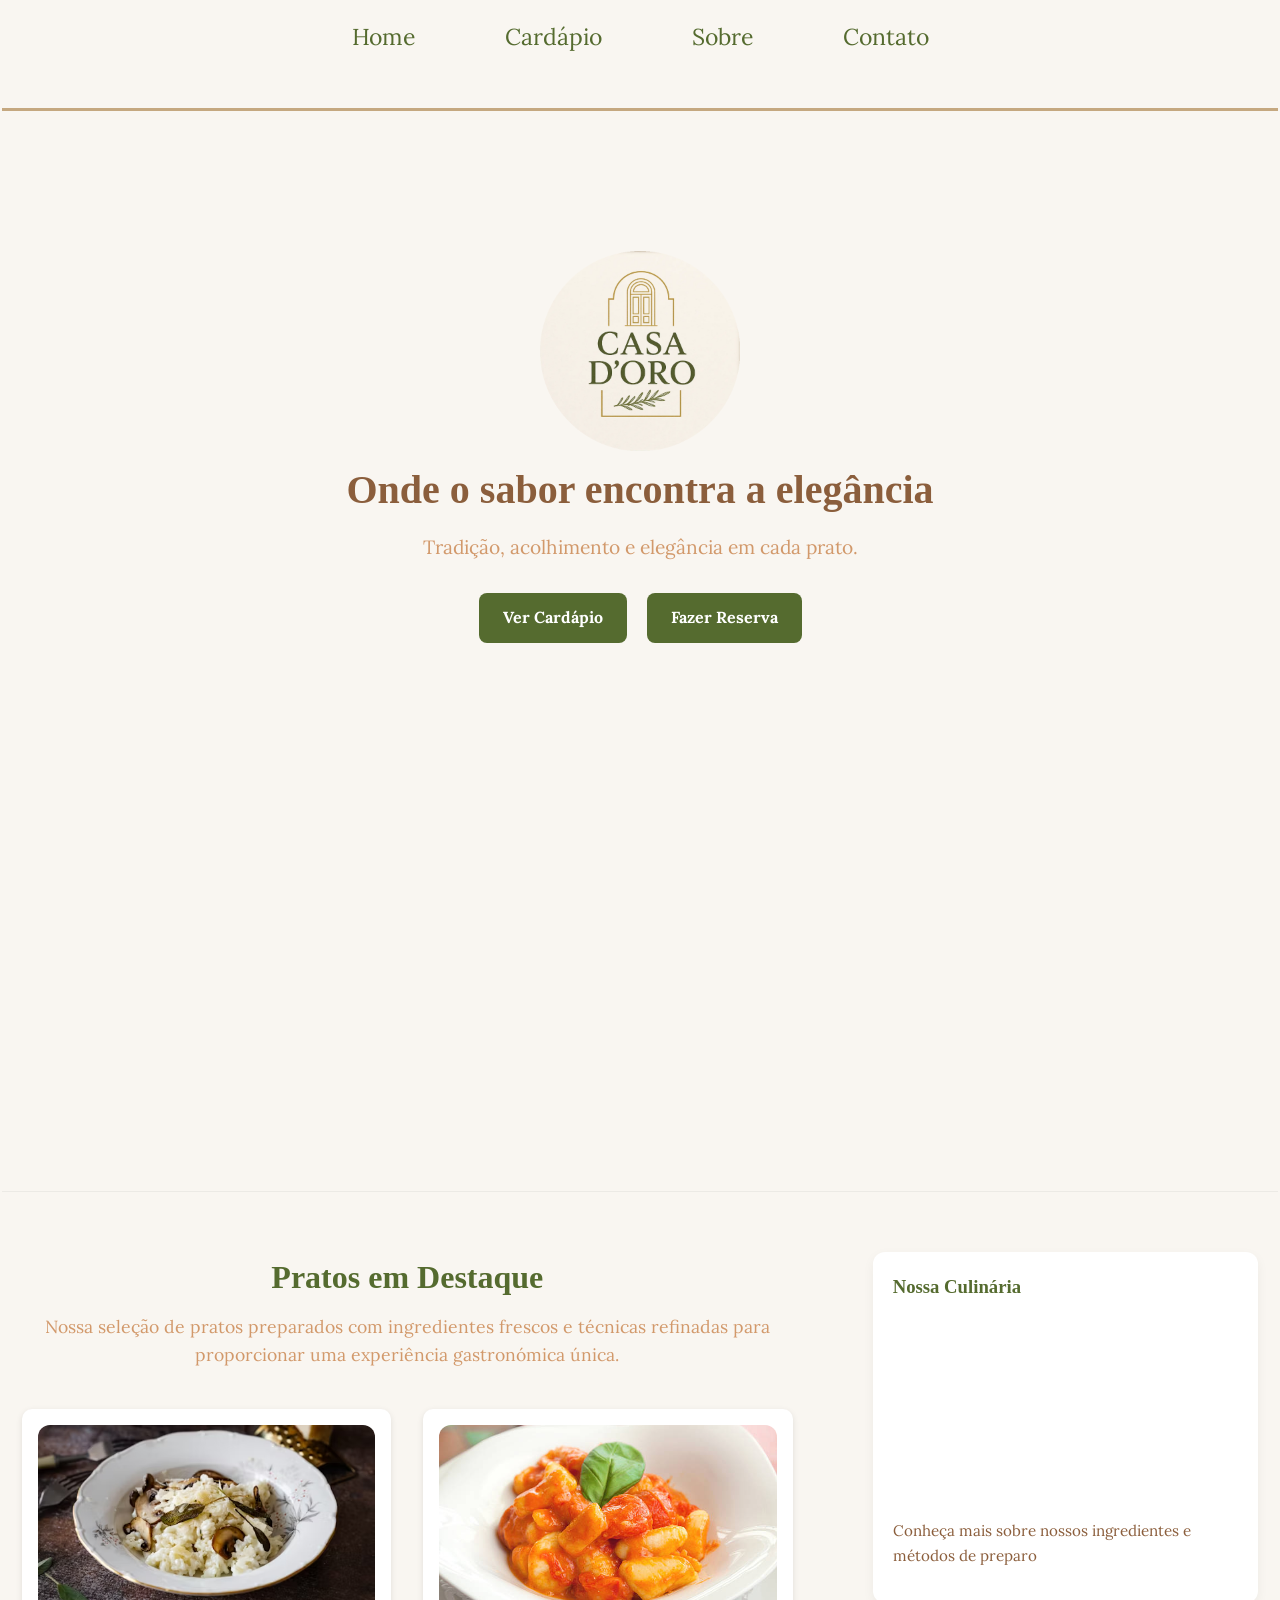
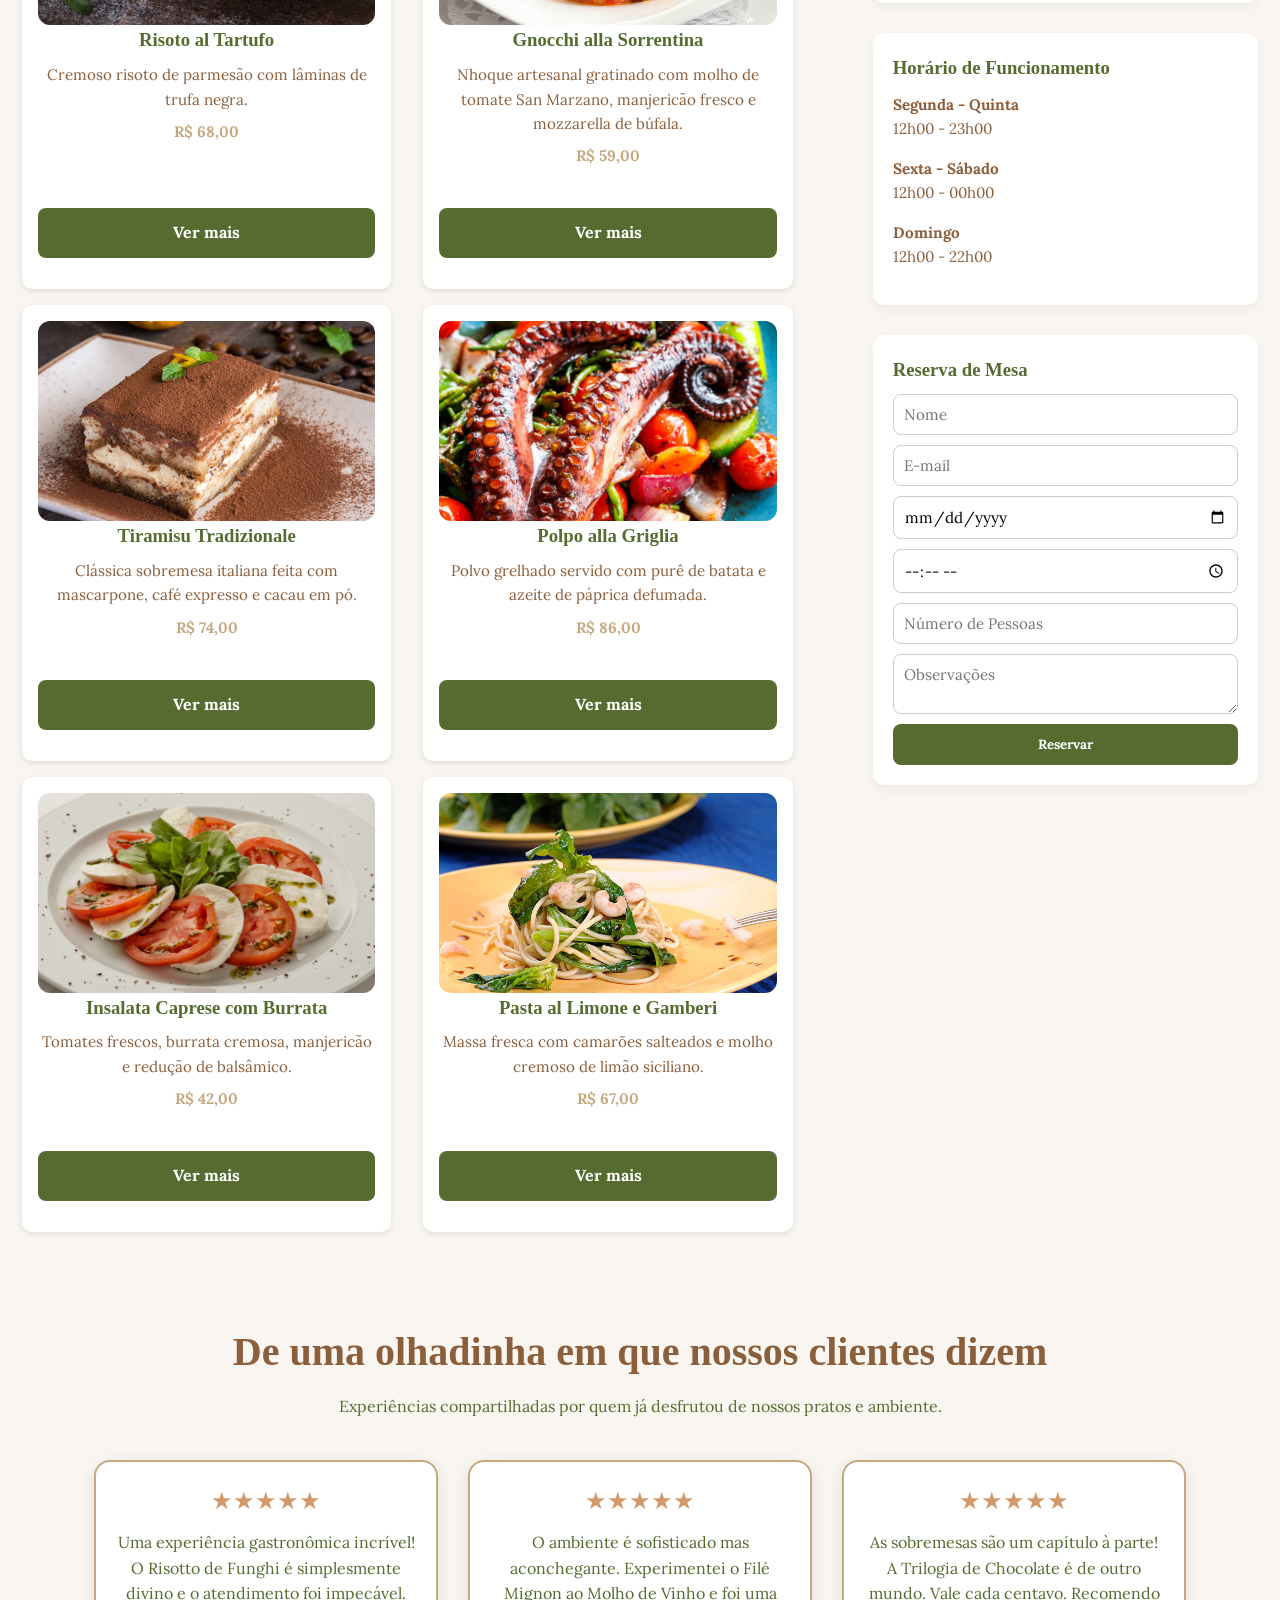
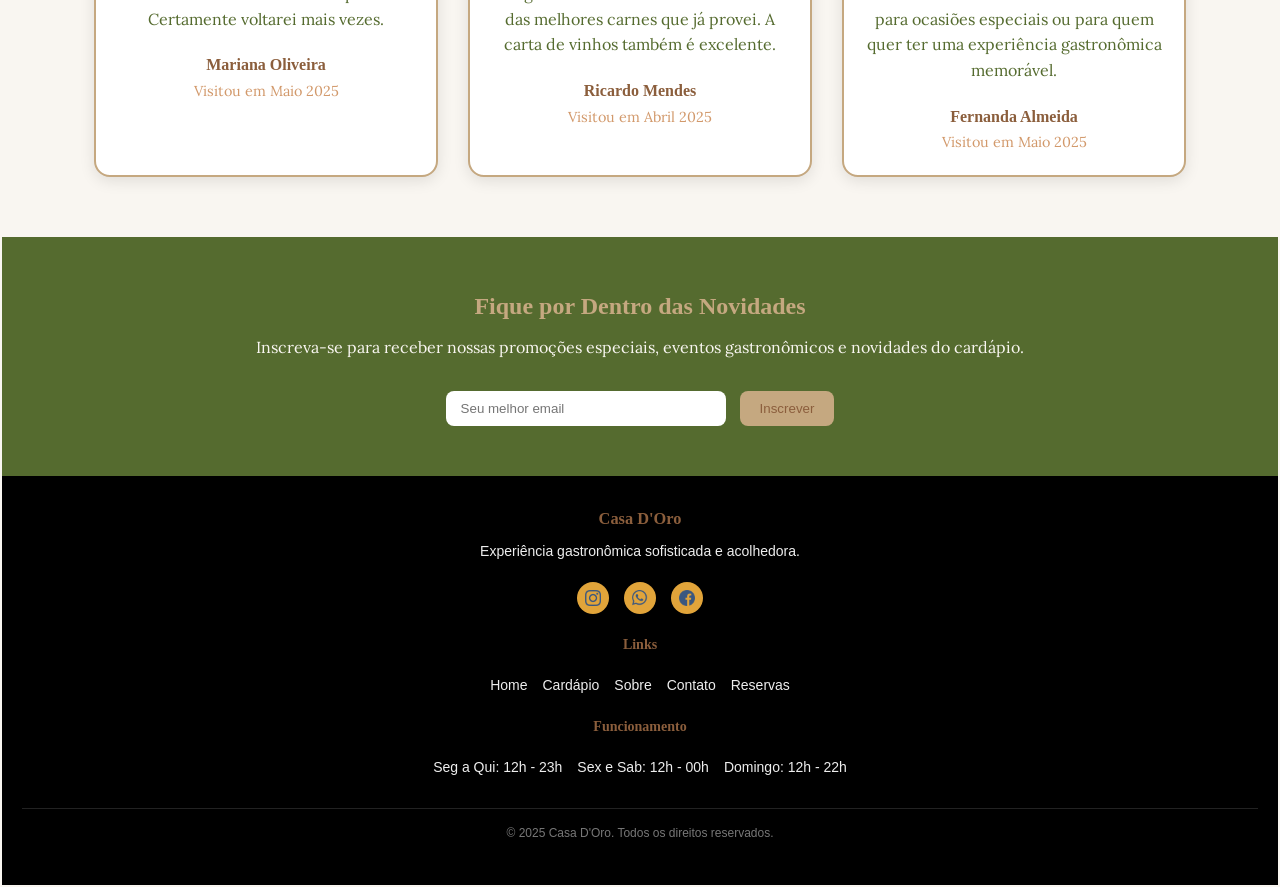
<file: site/01-index.html>
<!DOCTYPE html>
<html lang="pt-br">

<head>
    <meta charset="UTF-8" />
    <meta name="viewport" content="width=device-width, initial-scale=1.0" />
    <title>Casa D’Oro – Gastronomia Italiana & Mediterrânea</title>
    <link rel="icon" href="imgs/logo_redonda.png" type="image/png" />
    <link rel="stylesheet" href="css/style.css" />
    <link rel="preconnect" href="https://fonts.googleapis.com">
    <link rel="preconnect" href="https://fonts.gstatic.com" crossorigin>
    <link href="https://fonts.googleapis.com/css2?family=Playfair+Display+SC:ital,wght@0,400;0,700;0,900;1,400;1,700;1,900&display=swap" rel="stylesheet">
    <link href="https://fonts.googleapis.com/css2?family=Cinzel:wght@400..900&family=Lora:ital,wght@0,400..700;1,400..700&family=Playfair+Display+SC:ital,wght@0,400;0,700;0,900;1,400;1,700;1,900&display=swap" rel="stylesheet">
    <style>
        html {
        scroll-behavior: smooth;
        }
    </style>
</head>
    
    <div class="container">

        <div class="top-bar">
        <nav class="menu">
            <ul>
                <li><a href="01-index.html">Home</a></li>
                <li><a href="cardapio.html">Cardápio</a></li>
                <li><a href="sobre.html">Sobre</a></li>
                <li><a href="contato.html">Contato</a></li>
            </ul>
        </nav>
        </div>

        <header class="hero-section">
            <div class="logo">
                <a href="index.html">
                    <img src="imgs/logo_redonda.png" alt="Logo Casa D'Oro">
                </a>
            </div>

            <h1 class="titulo-principal">Onde o sabor encontra a elegância</h1>
            <p class="subtitulo-principal">Tradição, acolhimento e elegância em cada prato.</p>

            <div class="botoes-header">
                <a href="cardapio.html" class="botao">Ver Cardápio</a>
                <a href="#reserva" class="botao secundario">Fazer Reserva</a>
            </div>
        </header>

        <body>

        <section class="pratos-destaque">

            <div class="layout">
                <div class="coluna-esquerda">
                    <h2>Pratos em Destaque</h2>
                    <p class="descricao">Nossa seleção de pratos preparados com ingredientes frescos e técnicas refinadas para
                                        proporcionar uma experiência gastronómica única.</p>
                    <div class="grid-pratos">

                        <div class="prato">
                            <img src="imgs/img_pratos/Risoto al Tartufo.avif" alt="Risotto al Tartufo">
                            <h3>Risoto al Tartufo</h3>
                            <p>Cremoso risoto de parmesão com lâminas de trufa negra.</p>
                            <p class="preco">R$ 68,00</p>
                            <a href="detalhes-prato/detalhes_risoto.html" class="botao">Ver mais</a>
                        </div>

                        <div class="prato">
                            <img src="imgs/img_pratos/Gnocchi alla Sorrentina.jpg" alt="Gnocchi alla Sorrentina">
                            <h3>Gnocchi alla Sorrentina</h3>
                            <p>Nhoque artesanal gratinado com molho de tomate San Marzano, manjericão fresco e
                                mozzarella de búfala.</p>
                            <p class="preco">R$ 59,00</p>
                            <a href="detalhes-prato/dtl_GnocchiallaSorrentina.html" class="botao">Ver mais</a>
                        </div>

                        <div class="prato">
                            <img src="imgs/img_pratos/Tiramisu Tradizionale.jpg" alt="Tiramisu Tradizionale">
                            <h3>Tiramisu Tradizionale</h3>
                            <p>Clássica sobremesa italiana feita com mascarpone, café expresso e cacau em pó.</p>
                            <p class="preco">R$ 74,00</p>
                            <a href="detalhes-prato/dtl_TiramisuTradizionale.html" class="botao">Ver mais</a>
                        </div>

                        <div class="prato">
                            <img src="imgs/img_pratos/Polvo.jpg" alt="Polpo alla Griglia">
                            <h3>Polpo alla Griglia</h3>
                            <p>Polvo grelhado servido com purê de batata e azeite de páprica defumada.</p>
                            <p class="preco">R$ 86,00</p>
                            <a href="detalhes-prato/dtl_PolpoallaGriglia.html" class="botao">Ver mais</a>
                        </div>

                        <div class="prato">
                            <img src="imgs/img_pratos/Insalata Caprese com Burrata.jpg" alt="Insalata Caprese com Burrata">
                            <h3>Insalata Caprese com Burrata</h3>
                            <p>Tomates frescos, burrata cremosa, manjericão e redução de balsâmico.</p>
                            <p class="preco">R$ 42,00</p>
                            <a href="detalhes-prato/dtl_InsalataCapresecomBurrata.html" class="botao">Ver mais</a>
                        </div>

                        <div class="prato">
                            <img src="imgs/img_pratos/Pasta al Limone e Gamberi.jpg" alt="Pasta al Limone e Gamberi">
                            <h3>Pasta al Limone e Gamberi</h3>
                            <p>Massa fresca com camarões salteados e molho cremoso de limão siciliano.</p>
                            <p class="preco">R$ 67,00</p>
                            <a href="detalhes-prato/dtl_PastaAlLimoneEGamberi.html" class="botao">Ver mais</a>
                        </div>

                    </div>
                </div>

                <div class="coluna-direita">

                    <div class="box">
                        <h3>Nossa Culinária </h3>
                        <iframe width="100%" height="200" src="https://youtube.com/embed/MXX9pxB4SOY" frameborder="0" allowfullscreen></iframe>
                        <p>Conheça mais sobre nossos ingredientes e métodos de preparo </p>
                    </div>

                    <div class="box">
                        <h3>Horário de Funcionamento</h3>
                        <p><strong>Segunda - Quinta</strong><br>12h00 - 23h00</p>
                        <p><strong>Sexta - Sábado</strong><br>12h00 - 00h00</p>
                        <p><strong>Domingo</strong><br>12h00 - 22h00</p>
                    </div>

                    <div class="box" id="reserva">
                    <h3>Reserva de Mesa</h3>
                    <form>
                        <input type="text" placeholder="Nome" required>
                        <input type="email" placeholder="E-mail" required>
                        <input type="date" required>
                        <input type="time" required>
                        <input type="number" placeholder="Número de Pessoas" min="1" required>
                        <textarea placeholder="Observações"></textarea>
                        <button type="submit">Reservar</button>
                
                    </form>
                </div>
                </div>
            </div>
        </section>
        <section class="depoimentos">
            <h2>De uma olhadinha em que nossos clientes dizem</h2>
            <p>Experiências compartilhadas por quem já desfrutou de nossos pratos e ambiente.</p>

            <div class ="cards-dp">
                <div class="card-dp">
                    <p class="estrelas">★★★★★</p>
                    <p class="texto">Uma experiência gastronômica incrível! O Risotto de Funghi é simplesmente divino e o atendimento foi impecável. Certamente voltarei mais vezes.</p>
                    <div class="cliente">
                        <div>
                            <strong>Mariana Oliveira</strong><br>
                            <span>Visitou em Maio 2025</span>
                        </div>
                    </div>
                </div>

                <div class="card-depoimento">
                    <p class="estrelas">★★★★★</p>
                    <p class="texto">O ambiente é sofisticado mas aconchegante. Experimentei o Filé Mignon ao Molho de Vinho e foi uma das melhores carnes que já provei. A carta de vinhos também é excelente.</p>
                    <div class="cliente">
                    <div>
                        <strong>Ricardo Mendes</strong><br>
                        <span>Visitou em Abril 2025</span>
                    </div>
                    </div>
                </div>

                <div class="card-depoimento">
                    <p class="estrelas">★★★★★</p>
                    <p class="texto">As sobremesas são um capítulo à parte! A Trilogia de Chocolate é de outro mundo. Vale cada centavo. Recomendo para ocasiões especiais ou para quem quer ter uma experiência gastronômica memorável.</p>
                    <div class="cliente">
                    <div>
                        <strong>Fernanda Almeida</strong><br>
                        <span>Visitou em Maio 2025</span>
                    </div>
                    </div>
                </div>
                
            </div>
        </section>

        <section class="newsletter">
            <h2>Fique por Dentro das Novidades</h2>
            <p>Inscreva-se para receber nossas promoções especiais, eventos gastronômicos e novidades do cardápio.</p>
            <form class="form-newsletter">
                <input type="email" placeholder="Seu melhor email" required>
                <button type="submit">Inscrever</button>
            </form>
        </section> 

        <footer class="footer">
            <div class="container-footer">
                <div class="col">
                    <h3>Casa D'Oro</h3>
                    <p>Experiência gastronômica sofisticada e acolhedora.</p>
                    <div class="social-icons">
                        <a href="#"><img src="imgs/icons/instagram.png" alt="Instagram"></a>
                        <a href="#"><img src="imgs/icons/whatsapp.png" alt="Whatsapp"></a>
                        <a href="#"><img src="imgs/icons/facebook.png" alt="Facebook"></a>
                    </div>
                </div>
        
                <div class="col">
                    <h4>Links</h4>
                    <ul>
                        <li><a href="#">Home</a></li>
                        <li><a href="#">Cardápio</a></li>
                        <li><a href="#">Sobre</a></li>
                        <li><a href="#">Contato</a></li>
                        <li><a href="#">Reservas</a></li>
                    </ul>
                </div>
        
                <div class="col">
                    <h4>Funcionamento</h4>
                    <ul>
                        <li>Seg a Qui: 12h - 23h</li>
                        <li>Sex e Sab: 12h - 00h</li>
                        <li>Domingo: 12h - 22h</li>
                    </ul>
                </div>
            </div>
        
            <div class="copyright">
                <p>© 2025 Casa D'Oro. Todos os direitos reservados.</p>
            </div>
        </footer>
        

</body>

</html>
</file>
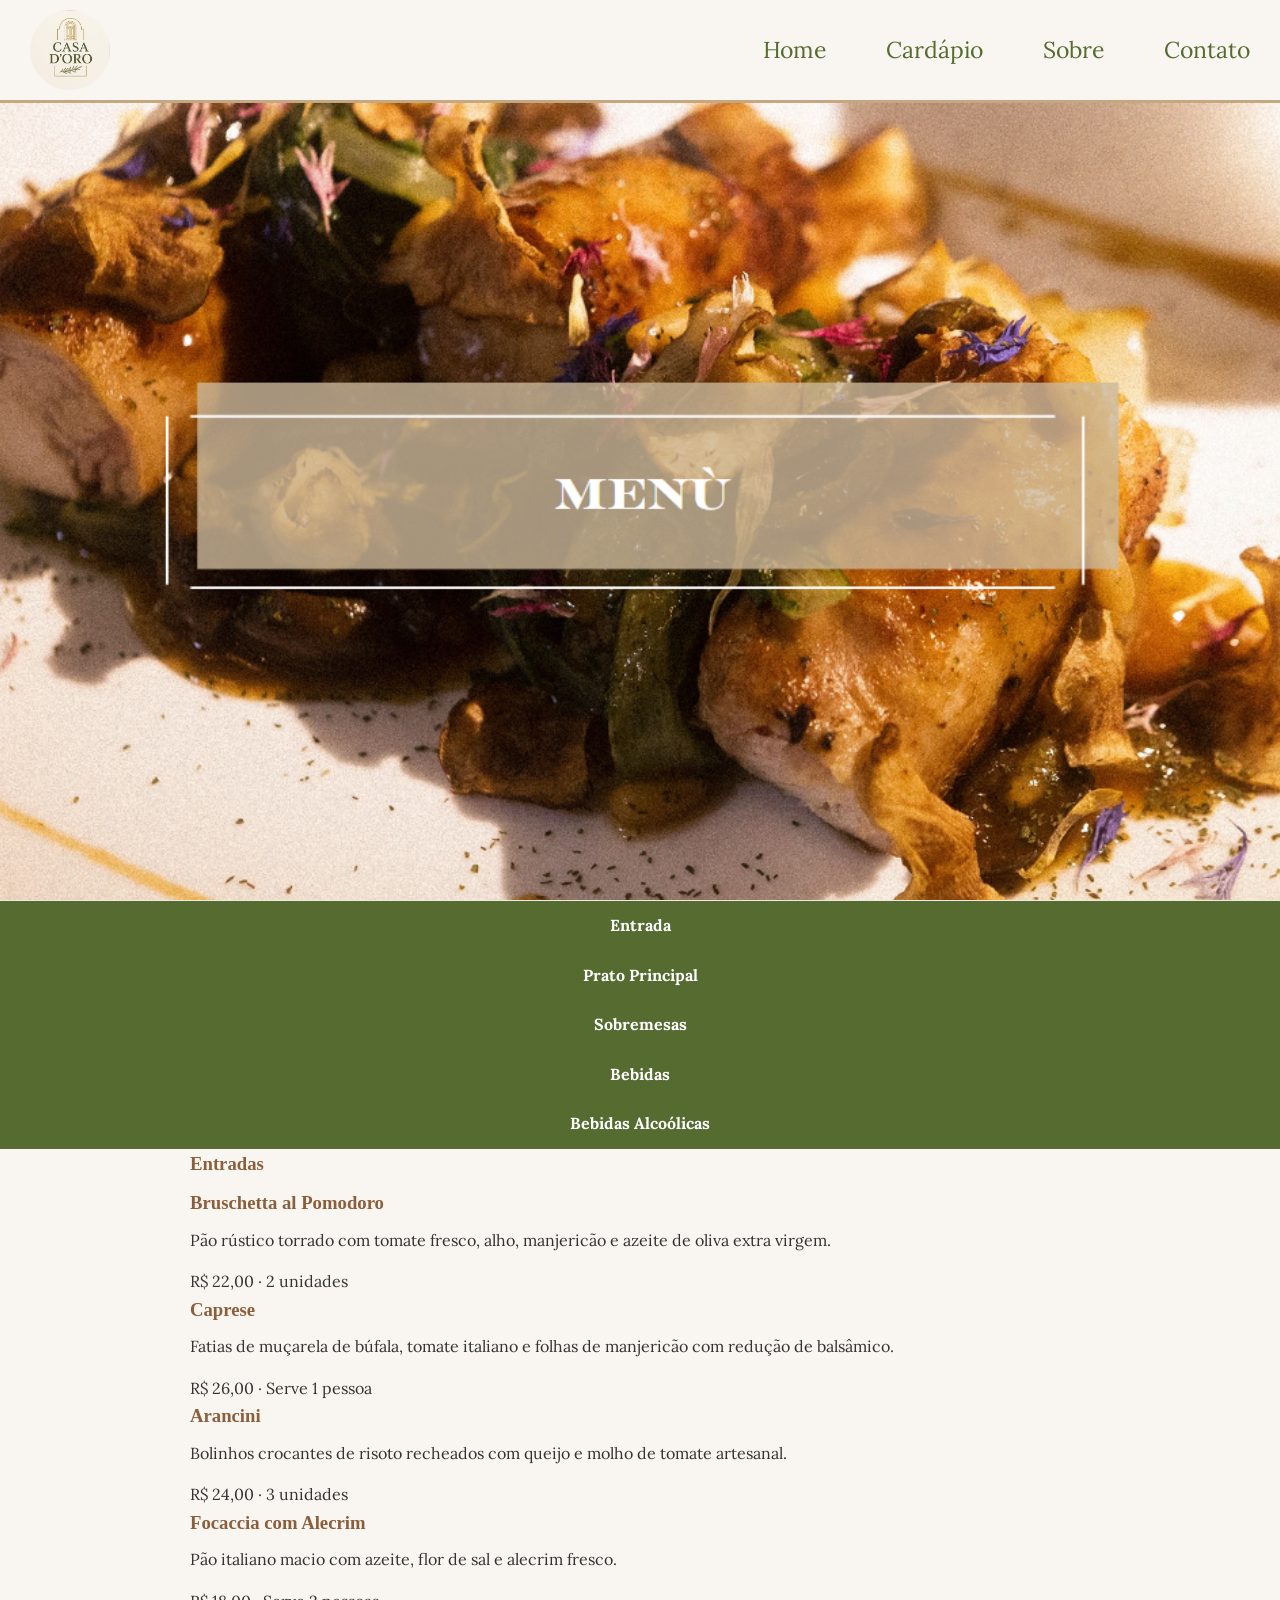
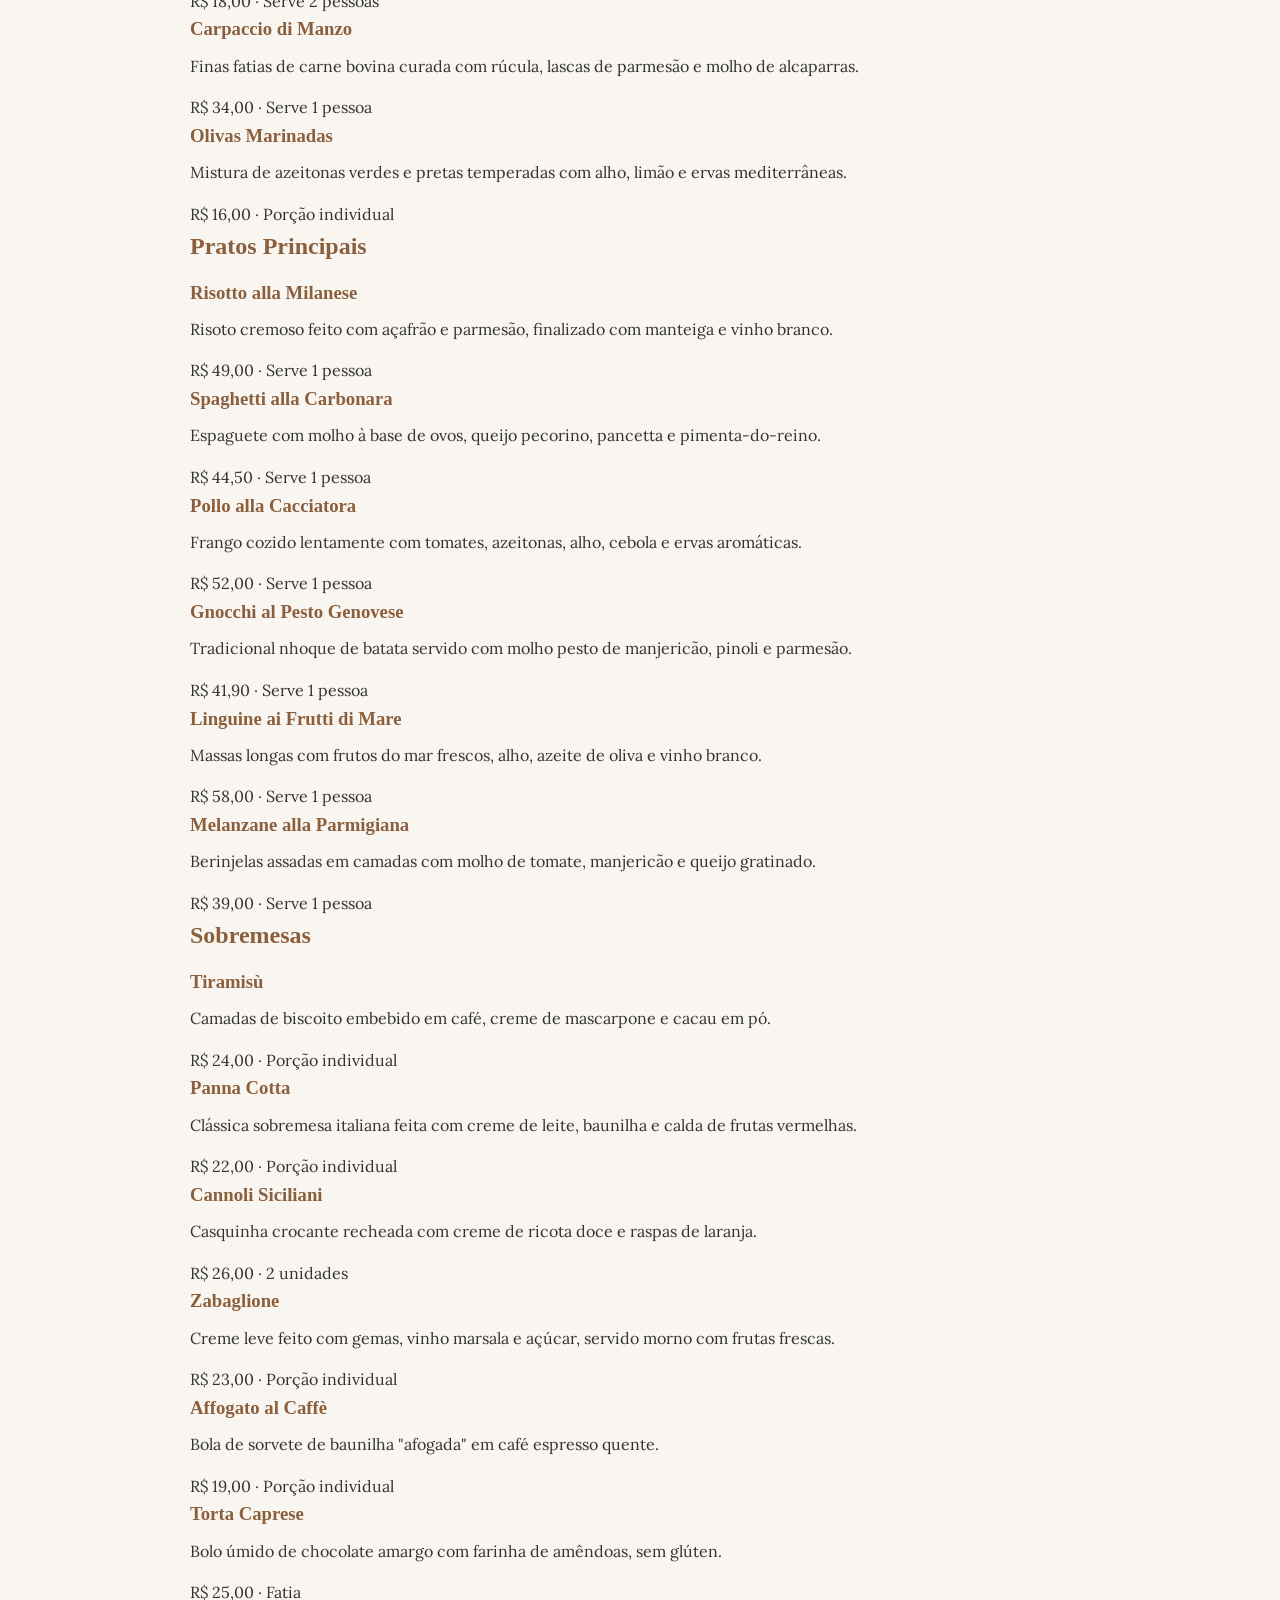
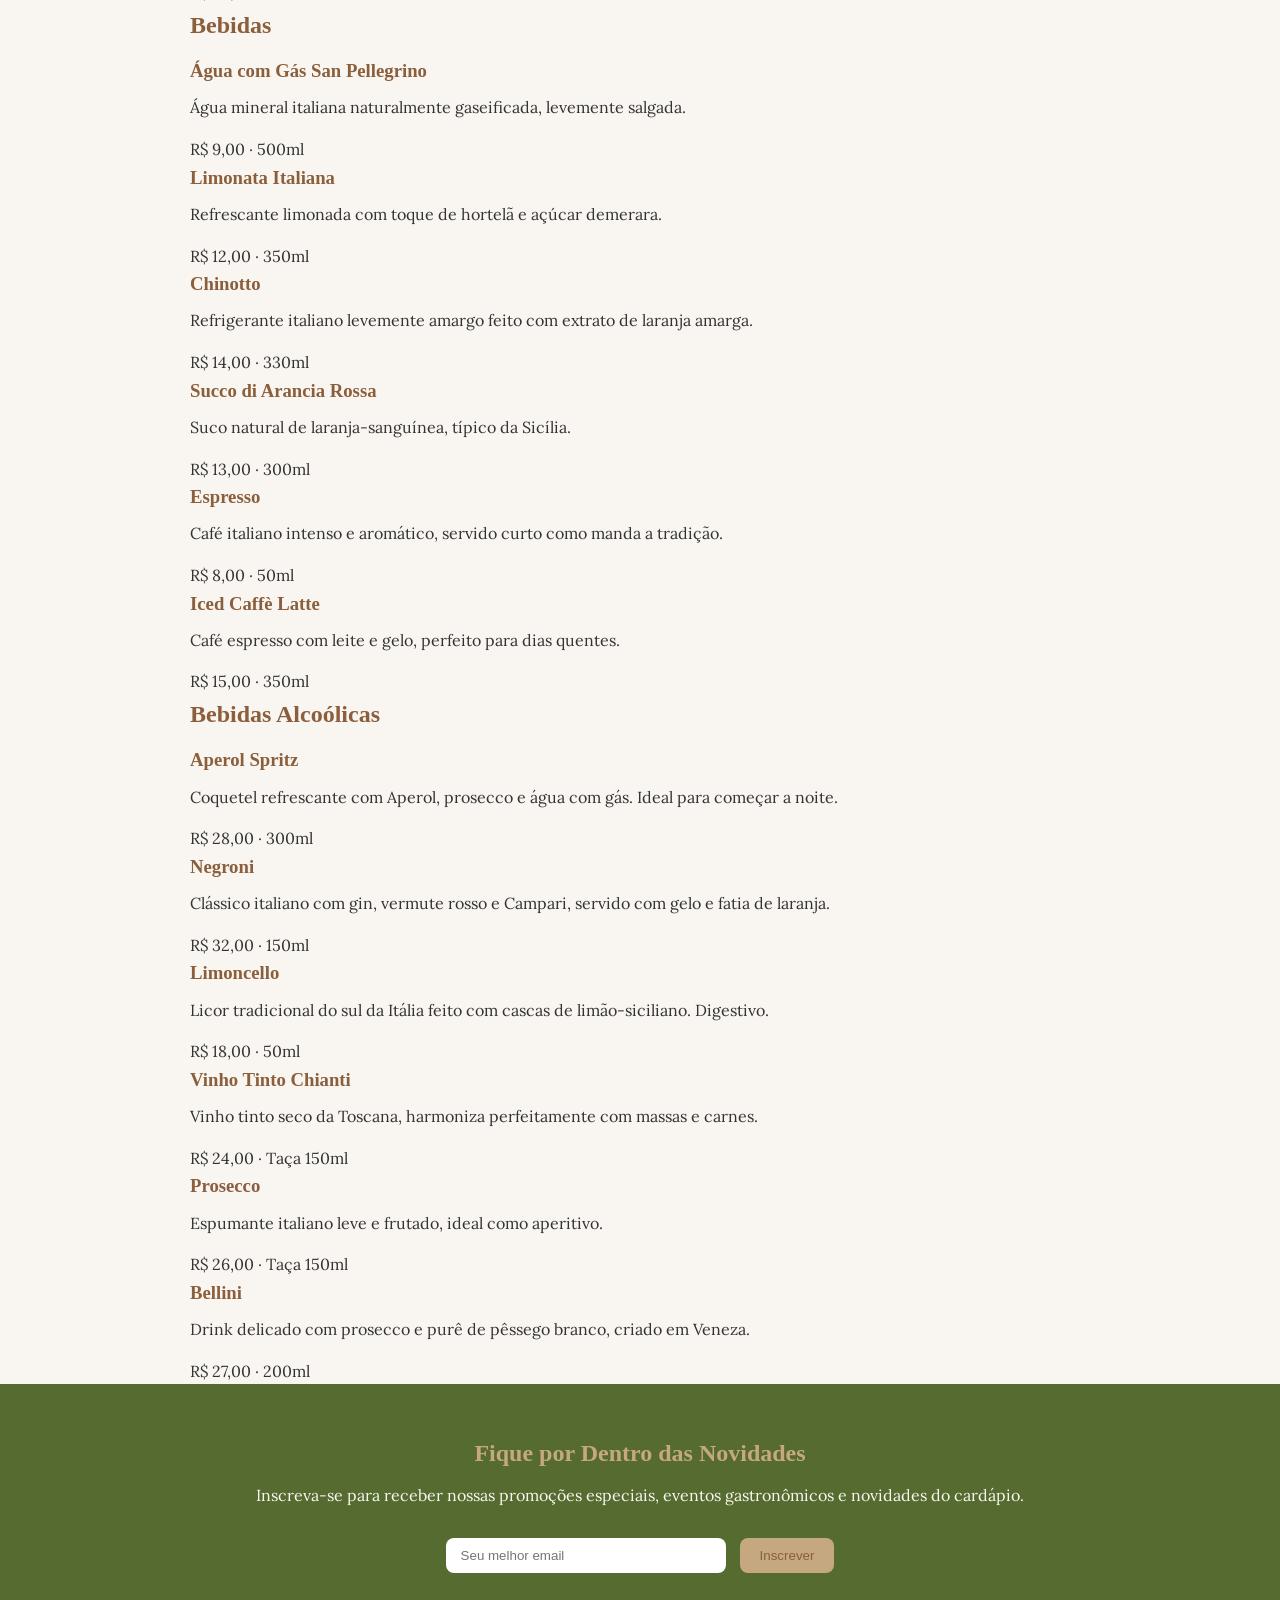
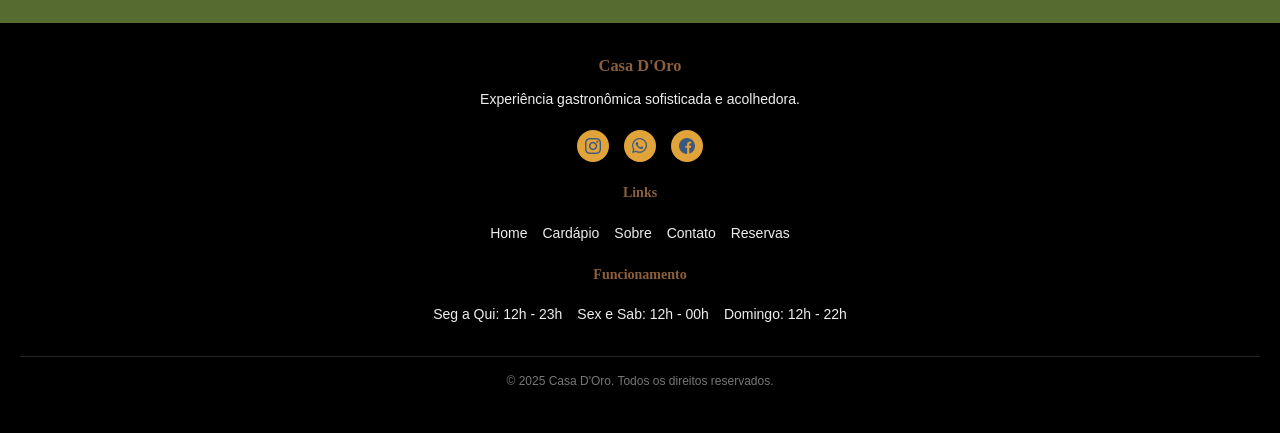
<file: site/cardapio.html>
<!DOCTYPE html>
<html lang="pt-br">
  <head>
    <meta charset="UTF-8" />
    <meta name="viewport" content="width=device-width, initial-scale=1.0" />
    <title>Menu Casa D’Oro – Gastronomia Italiana & Mediterrânea</title>
    <link rel="icon" href="imgs/logo_redonda.png" type="img/png" />
    <link rel="stylesheet" href="css/cardapio.css" />
    <link rel="preconnect" href="https://fonts.googleapis.com" />
    <link rel="preconnect" href="https://fonts.gstatic.com" crossorigin />
    <link
      href="https://fonts.googleapis.com/css2?family=Playfair+Display+SC:ital,wght@0,400;0,700;0,900;1,400;1,700;1,900&display=swap"
      rel="stylesheet"
    />
    <link
      href="https://fonts.googleapis.com/css2?family=Cinzel:wght@400..900&family=Lora:ital,wght@0,400..700;1,400..700&family=Playfair+Display+SC:ital,wght@0,400;0,700;0,900;1,400;1,700;1,900&display=swap"
      rel="stylesheet"
    />
    <style>
      html {
        scroll-behavior: smooth;
      }
    </style>
  </head>
  
  <body>
  <div class="container">
    <header class="hero-section">
      <div class="top-bar">
        <div class="logo">
          <a href ="01-index.html">
          <img src="imgs/logo_redonda.png" alt="Logo">
        </a>
        </div>
        <nav class="menu">
          <ul>
            <li><a href="01-index.html">Home</a></li>
            <li><a href="cardapio.html">Cardápio</a></li>
            <li><a href="sobre.html">Sobre</a></li>
            <li><a href="contato.html">Contato</a></li>
          </ul>
        </nav>
      </div>
    
      <img src="imgs/img-fundo/fundoo.png" alt="Imagem de fundo">
    </header>
    

      <div class="botao-tipo-pratos">
        <a href="#entradas" class="botao">Entrada</a>
        <a href="#pratos-principais" class="botao">Prato Principal</a>
        <a href="#sobremesas" class="botao">Sobremesas</a>
        <a href="#bebidas" class="botao">Bebidas</a>
        <a href="#bebidas-alcoolicas" class="botao">Bebidas Alcoólicas</a>
      </div>

      <section class="pratos">
      <div id="entradas" class="sessao-pratos">
        <h3>Entradas</h3>
        <div class="prato">
          <h3>Bruschetta al Pomodoro</h3>
          <p>Pão rústico torrado com tomate fresco, alho, manjericão e azeite de oliva extra virgem.</p>
          <span>R$ 22,00 · 2 unidades</span>
        </div>
      
        <div class="prato">
          <h3>Caprese</h3>
          <p>Fatias de muçarela de búfala, tomate italiano e folhas de manjericão com redução de balsâmico.</p>
          <span>R$ 26,00 · Serve 1 pessoa</span>
        </div>
      
        <div class="prato">
          <h3>Arancini</h3>
          <p>Bolinhos crocantes de risoto recheados com queijo e molho de tomate artesanal.</p>
          <span>R$ 24,00 · 3 unidades</span>
        </div>
      
        <div class="prato">
          <h3>Focaccia com Alecrim</h3>
          <p>Pão italiano macio com azeite, flor de sal e alecrim fresco.</p>
          <span>R$ 18,00 · Serve 2 pessoas</span>
        </div>
      
        <div class="prato">
          <h3>Carpaccio di Manzo</h3>
          <p>Finas fatias de carne bovina curada com rúcula, lascas de parmesão e molho de alcaparras.</p>
          <span>R$ 34,00 · Serve 1 pessoa</span>
        </div>
      
        <div class="prato">
          <h3>Olivas Marinadas</h3>
          <p>Mistura de azeitonas verdes e pretas temperadas com alho, limão e ervas mediterrâneas.</p>
          <span>R$ 16,00 · Porção individual</span>
        </div>
      </div>

      <div id="pratos-principais" class="secao-pratos">
        <h2>Pratos Principais</h2>

  <div class="prato">
    <h3>Risotto alla Milanese</h3>
    <p>Risoto cremoso feito com açafrão e parmesão, finalizado com manteiga e vinho branco.</p>
    <span>R$ 49,00 · Serve 1 pessoa</span>
  </div>

  <div class="prato">
    <h3>Spaghetti alla Carbonara</h3>
    <p>Espaguete com molho à base de ovos, queijo pecorino, pancetta e pimenta-do-reino.</p>
    <span>R$ 44,50 · Serve 1 pessoa</span>
  </div>

  <div class="prato">
    <h3>Pollo alla Cacciatora</h3>
    <p>Frango cozido lentamente com tomates, azeitonas, alho, cebola e ervas aromáticas.</p>
    <span>R$ 52,00 · Serve 1 pessoa</span>
  </div>

  <div class="prato">
    <h3>Gnocchi al Pesto Genovese</h3>
    <p>Tradicional nhoque de batata servido com molho pesto de manjericão, pinoli e parmesão.</p>
    <span>R$ 41,90 · Serve 1 pessoa</span>
  </div>

  <div class="prato">
    <h3>Linguine ai Frutti di Mare</h3>
    <p>Massas longas com frutos do mar frescos, alho, azeite de oliva e vinho branco.</p>
    <span>R$ 58,00 · Serve 1 pessoa</span>
  </div>

  <div class="prato">
    <h3>Melanzane alla Parmigiana</h3>
    <p>Berinjelas assadas em camadas com molho de tomate, manjericão e queijo gratinado.</p>
    <span>R$ 39,00 · Serve 1 pessoa</span>
  </div>
</div>

<div id="sobremesas" class="secao-pratos">
  <h2>Sobremesas</h2>

  <div class="prato">
    <h3>Tiramisù</h3>
    <p>Camadas de biscoito embebido em café, creme de mascarpone e cacau em pó.</p>
    <span>R$ 24,00 · Porção individual</span>
  </div>

  <div class="prato">
    <h3>Panna Cotta</h3>
    <p>Clássica sobremesa italiana feita com creme de leite, baunilha e calda de frutas vermelhas.</p>
    <span>R$ 22,00 · Porção individual</span>
  </div>

  <div class="prato">
    <h3>Cannoli Siciliani</h3>
    <p>Casquinha crocante recheada com creme de ricota doce e raspas de laranja.</p>
    <span>R$ 26,00 · 2 unidades</span>
  </div>

  <div class="prato">
    <h3>Zabaglione</h3>
    <p>Creme leve feito com gemas, vinho marsala e açúcar, servido morno com frutas frescas.</p>
    <span>R$ 23,00 · Porção individual</span>
  </div>

  <div class="prato">
    <h3>Affogato al Caffè</h3>
    <p>Bola de sorvete de baunilha "afogada" em café espresso quente.</p>
    <span>R$ 19,00 · Porção individual</span>
  </div>

  <div class="prato">
    <h3>Torta Caprese</h3>
    <p>Bolo úmido de chocolate amargo com farinha de amêndoas, sem glúten.</p>
    <span>R$ 25,00 · Fatia</span>
  </div>
</div>

<div id="bebidas" class="secao-pratos">
  <h2>Bebidas</h2>

  <div class="prato">
    <h3>Água com Gás San Pellegrino</h3>
    <p>Água mineral italiana naturalmente gaseificada, levemente salgada.</p>
    <span>R$ 9,00 · 500ml</span>
  </div>

  <div class="prato">
    <h3>Limonata Italiana</h3>
    <p>Refrescante limonada com toque de hortelã e açúcar demerara.</p>
    <span>R$ 12,00 · 350ml</span>
  </div>

  <div class="prato">
    <h3>Chinotto</h3>
    <p>Refrigerante italiano levemente amargo feito com extrato de laranja amarga.</p>
    <span>R$ 14,00 · 330ml</span>
  </div>

  <div class="prato">
    <h3>Succo di Arancia Rossa</h3>
    <p>Suco natural de laranja-sanguínea, típico da Sicília.</p>
    <span>R$ 13,00 · 300ml</span>
  </div>

  <div class="prato">
    <h3>Espresso</h3>
    <p>Café italiano intenso e aromático, servido curto como manda a tradição.</p>
    <span>R$ 8,00 · 50ml</span>
  </div>

  <div class="prato">
    <h3>Iced Caffè Latte</h3>
    <p>Café espresso com leite e gelo, perfeito para dias quentes.</p>
    <span>R$ 15,00 · 350ml</span>
  </div>
</div>

<div id="bebidas-alcoolicas" class="secao-pratos">
  <h2>Bebidas Alcoólicas</h2>

  <div class="prato">
    <h3>Aperol Spritz</h3>
    <p>Coquetel refrescante com Aperol, prosecco e água com gás. Ideal para começar a noite.</p>
    <span>R$ 28,00 · 300ml</span>
  </div>

  <div class="prato">
    <h3>Negroni</h3>
    <p>Clássico italiano com gin, vermute rosso e Campari, servido com gelo e fatia de laranja.</p>
    <span>R$ 32,00 · 150ml</span>
  </div>

  <div class="prato">
    <h3>Limoncello</h3>
    <p>Licor tradicional do sul da Itália feito com cascas de limão-siciliano. Digestivo.</p>
    <span>R$ 18,00 · 50ml</span>
  </div>

  <div class="prato">
    <h3>Vinho Tinto Chianti</h3>
    <p>Vinho tinto seco da Toscana, harmoniza perfeitamente com massas e carnes.</p>
    <span>R$ 24,00 · Taça 150ml</span>
  </div>

  <div class="prato">
    <h3>Prosecco</h3>
    <p>Espumante italiano leve e frutado, ideal como aperitivo.</p>
    <span>R$ 26,00 · Taça 150ml</span>
  </div>

  <div class="prato">
    <h3>Bellini</h3>
    <p>Drink delicado com prosecco e purê de pêssego branco, criado em Veneza.</p>
    <span>R$ 27,00 · 200ml</span>
  </div>
</div>

      </div>
    </section>


    <section class="newsletter">
      <h2>Fique por Dentro das Novidades</h2>
      <p>
        Inscreva-se para receber nossas promoções especiais, eventos
        gastronômicos e novidades do cardápio.
      </p>
      <form class="form-newsletter">
        <input type="email" placeholder="Seu melhor email" required />
        <button type="submit">Inscrever</button>
      </form>
    </section>

    <footer class="footer">
      <div class="container-footer">
        <div class="col">
          <h3>Casa D'Oro</h3>
          <p>Experiência gastronômica sofisticada e acolhedora.</p>
          <div class="social-icons">
            <a href="#"
              ><img src="imgs/icons/instagram.png" alt="Instagram"
            /></a>
            <a href="#"><img src="imgs/icons/whatsapp.png" alt="Whatsapp" /></a>
            <a href="#"><img src="imgs/icons/facebook.png" alt="Facebook" /></a>
          </div>
        </div>

        <div class="col">
          <h4>Links</h4>
          <ul>
            <li><a href="#">Home</a></li>
            <li><a href="#">Cardápio</a></li>
            <li><a href="#">Sobre</a></li>
            <li><a href="#">Contato</a></li>
            <li><a href="#">Reservas</a></li>
          </ul>
        </div>

        <div class="col">
          <h4>Funcionamento</h4>
          <ul>
            <li>Seg a Qui: 12h - 23h</li>
            <li>Sex e Sab: 12h - 00h</li>
            <li>Domingo: 12h - 22h</li>
          </ul>
        </div>
      </div>

      <div class="copyright">
        <p>© 2025 Casa D'Oro. Todos os direitos reservados.</p>
      </div>
    </footer>
  </body>
</html>
</file>
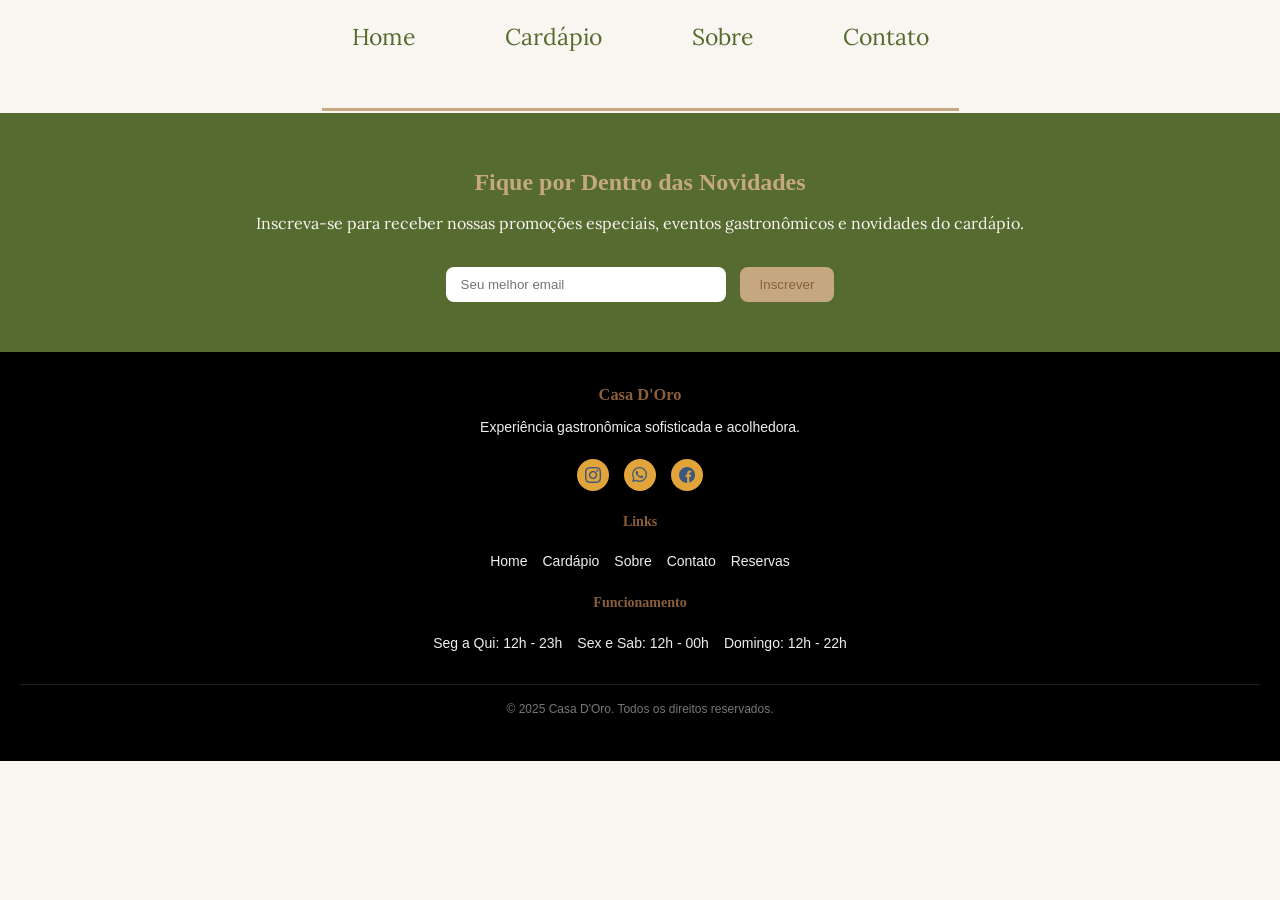
<file: site/contato.html>
<!DOCTYPE html>
<html lang="pt-br">

<head>
    <meta charset="UTF-8">
    <meta name="viewport" content="width=device-width, initial-scale=1.0"/>
    <title>Menu Casa D’Oro – Gastronomia Italiana & Mediterrânea</title> 
    <link rel="icon" href="imgs/logo_redonda.png" type="img/png" />
    <link rel="stylesheet" href="css/cardapio.css">
    <link rel="stylesheet" href="css/style.css">
    <link rel="preconnect" href="https://fonts.googleapis.com">
    <link rel="preconnect" href="https://fonts.gstatic.com" crossorigin>
    <link href="https://fonts.googleapis.com/css2?family=Playfair+Display+SC:ital,wght@0,400;0,700;0,900;1,400;1,700;1,900&display=swap" rel="stylesheet">
    <link href="https://fonts.googleapis.com/css2?family=Cinzel:wght@400..900&family=Lora:ital,wght@0,400..700;1,400..700&family=Playfair+Display+SC:ital,wght@0,400;0,700;0,900;1,400;1,700;1,900&display=swap" rel="stylesheet">
    <style>
        html{
            scroll-behavior: smooth;
        }
    </style>
</head>

<div class="container">

    <div class="top-bar">
    <nav class="menu">
        <ul>
            <li><a href="01-index.html">Home</a></li>
            <li><a href="cardapio.html">Cardápio</a></li>
            <li><a href="sobre.html">Sobre</a></li>
            <li><a href="contato.html">Contato</a></li>
        </ul>
    </nav>
    </div>
</div>


<section class="newsletter">
    <h2>Fique por Dentro das Novidades</h2>
    <p>Inscreva-se para receber nossas promoções especiais, eventos gastronômicos e novidades do cardápio.</p>
    <form class="form-newsletter">
        <input type="email" placeholder="Seu melhor email" required>
        <button type="submit">Inscrever</button>
    </form>
</section> 

<footer class="footer">
    <div class="container-footer">
        <div class="col">
            <h3>Casa D'Oro</h3>
            <p>Experiência gastronômica sofisticada e acolhedora.</p>
            <div class="social-icons">
                <a href="#"><img src="imgs/icons/instagram.png" alt="Instagram"></a>
                <a href="#"><img src="imgs/icons/whatsapp.png" alt="Whatsapp"></a>
                <a href="#"><img src="imgs/icons/facebook.png" alt="Facebook"></a>
            </div>
        </div>

        <div class="col">
            <h4>Links</h4>
            <ul>
                <li><a href="#">Home</a></li>
                <li><a href="#">Cardápio</a></li>
                <li><a href="#">Sobre</a></li>
                <li><a href="#">Contato</a></li>
                <li><a href="#">Reservas</a></li>
            </ul>
        </div>

        <div class="col">
            <h4>Funcionamento</h4>
            <ul>
                <li>Seg a Qui: 12h - 23h</li>
                <li>Sex e Sab: 12h - 00h</li>
                <li>Domingo: 12h - 22h</li>
            </ul>
        </div>
    </div>

    <div class="copyright">
        <p>© 2025 Casa D'Oro. Todos os direitos reservados.</p>
    </div>
</footer>

</html>
</file>
<file: site/css/style.css>
:root {
    --verde-oliva: #556B2F;
    --dourado-suave: #C5A880;
    --off-white: #F9F6F1;
    --marrom-madeira: #8B5E3C;
    --terracota: #D2996B;

    --fonte-titulo: 'Playfair Display', serif;
    --fonte-texto: 'Lora', serif;
}

*{
    margin: 0;
    padding: 0;
    box-sizing: 0;
}

body{
    font-family: var(--fonte-texto) ;
    background-color: var(--off-white);
    color: #333;
    line-height: 1.6;
}

.container {
    max-width: max-content;
    margin: 0 auto;
    padding: 2px;
}

h1, h2, h3, h4{
    font-family: var(--fonte-titulo);
    color: var(--marrom-madeira);
    margin-bottom: 0.5em;
}

p{
    margin-bottom: 1em;
}

header{
    height: 100vh;
    background-color: var(--off-white);
    padding: 40px 20px;
    text-align: center;
    border-bottom: 1px solid rgba(0, 0 , 0, 0.05);
    margin-top: 100px;
}


.logo img {
    width: 200px;
    height: auto;
    margin-bottom: auto;
}

.top-bar{
    background-color: var(--off-white);
    border-bottom: 3px solid var(--dourado-suave);
    padding: 17px 30px;
    display: flex;
    justify-content: space-around;
}

.menu ul{
    list-style: none;
    display: flex;
    gap: 90px;
    padding: 0;
    margin-bottom: 35px;
    
}

.menu a{
    text-decoration: none;
    font-family: var(--fonte-texto);
    color: var(--verde-oliva);
    font-size: 23px;
    transition: color 0.3s ease;
    border-radius: 6px;
}

.menu ul li a:hover {
    background-color: var(--verde-oliva);
    transform: scale(1.05);
    color: var(--off-white);

}


.titulo-principal{
    font-family: var(--fonte-titulo);
    font-size: 2.5rem;
    color: var(--marrom-madeira);
    margin-bottom: 10px;
}

.subtitulo-principal{
    font-size: 1.2rem;
    color: var(--terracota);
    margin-bottom: 30px;
}

.botoes-header{
    display: flex;
    justify-content: center;
    gap: 20px;
    flex-wrap: wrap;
}

.botao{
    background-color: var(--verde-oliva);
    color: white;
    padding: 12px 24px;
    border: none;
    border-radius: 8px;
    text-decoration: none;
    font-weight: bold;
    font-family: var(--fonte-texto);
    transition: background-color 0.3s ease, transform 0.2s ease;
}

.botao:hover{
    background-color: var(--dourado-suave);
    transform: translateY(-2px);
}

.botao secundario{
    background-color: transparent;
    color: var(--verde-oliva);
    border: 2px solid var(var(--verde-oliva))
}

.botao.secundario:hover {
    background-color: var(--dourado-suave);
    transform: translateY(-2px);
}

.pratos-destaque {
    background-color: var(--off-white);
    padding: 60px 20px;
    color: var(--marrom-madeira);
    text-align: center;
}

.pratos-destaque h2{
    font-family: var(--fonte-titulo);
    font-size: 2rem;
    margin-bottom: 10px;
    color: var(--verde-oliva);
}

.pratos-destaque .descricao{
    font-family: var(--fonte-texto);
    font-size: 1.1rem;
    color: var(--terracota);
    margin-bottom: 40px;
}

.layout {
    display:flex;
    gap: 80px;
    justify-content: space-between;
    flex-wrap: wrap;
}

.coluna-esquerda{
    flex:2;
}

.coluna-direita{
    flex:1;
    display: flex;
    flex-direction: column;
    gap: 30px
}

.grid-pratos {
    display: grid;
    grid-template-columns: repeat(auto-fit, minmax(260px, 1fr));
    gap: 2rem;
    row-gap: 3rem;
}

.prato{
    display: flex;
    flex-direction: column;
    justify-content: space-between; 
    height: 100%; 
    padding: 1rem;
    background-color: #fff;
    border-radius: 10px;
    box-shadow: 0 2px 6px rgba(0,0,0,0.1);
}

.prato img{
    width: 100%;
    height: 200px;
    object-fit: cover;
    border-radius: 12px;
}

.prato:hover{
    transform:translateY(-5px);
}

.prato h3 {
    font-family: var(--fonte-titulo);
    color: var(--verde-oliva);
    margin-bottom: 8px;
}

.prato p {
    font-family: var(--fonte-texto);
    font-size: 0.95rem;
    color: var(--marrom-madeira);
    margin-bottom: 8px;
}

.prato .preco {
    font-weight: bold;
    color: var(--dourado-suave);
}

.prato .botao {
    margin-top: auto;
    margin-bottom: 15px;
}

.box {
    background-color: white;
    padding: 20px;
    border-radius: 12px;
    box-shadow: 0 4px 12px rgba(0, 0, 0, 0.05);
    font-family: var(--fonte-texto);
    text-align: left;
}

.box h3 {
    color: var(--verde-oliva);
    font-family: var(--fonte-titulo);
    margin-bottom: 10px;
}

.box p {
    color: var(--marrom-madeira);
    font-size: 0.95rem;
}

.box form {
    display: flex;
    flex-direction: column;
    gap: 10px;
}

.box input,
.box textarea {
    padding: 10px;
    font-family: var(--fonte-texto);
    border: 1px solid #ccc;
    border-radius: 8px;
    font-size: 0.95rem;
}

.box button {
    background-color: var(--verde-oliva);
    color: white;
    border: none;
    padding: 12px;
    font-weight: bold;
    font-family: var(--fonte-texto);
    border-radius: 8px;
    cursor: pointer;
    transition: background-color 0.3s ease;
}

.box button:hover {
    background-color: var(--dourado-suave);
}

.depoimentos {
    background-color: var(--off-white);
    padding: 60px 20px;
    text-align: center;
}

.depoimentos h2 {
    color: var(--marrom-madeira);
    font-family: var(--fonte-titulo);
    font-size: 2.5rem;
    margin-bottom: 10px;
}

.depoimentos p {
    color: var(--verde-oliva);
    font-family: var(--fonte-texto);
    margin-bottom: 40px;
}

.cards-dp {
    display: flex;
    flex-wrap: wrap;
    justify-content: center;
    gap: 30px;
}

.card-dp,
.card-depoimento {
    background-color: white;
    border: 2px solid var(--dourado-suave);
    border-radius: 16px;
    padding: 20px;
    width: 300px;
    box-shadow: 0 4px 15px rgba(0, 0, 0, 0.1);
    transition: transform 0.3s ease, box-shadow 0.3s ease;
}

.card-dp:hover,
.card-depoimento:hover {
    transform: translateY(-8px);
    box-shadow: 0 8px 20px rgba(0, 0, 0, 0.2);
}

.card-dp .estrelas,
.card-depoimento .estrelas {
    color: var(--terracota);
    font-size: 1.5rem;
    margin-bottom: 10px;
}

.card-dp .texto,
.card-depoimento .texto {
    color: var(--verde-oliva);
    font-family: var(--fonte-texto);
    margin-bottom: 20px;
}

.cliente strong {
    color: var(--marrom-madeira);
    font-family: var(--fonte-titulo);
}

.cliente span {
    color: var(--terracota);
    font-size: 0.9rem;
}

.newsletter {
    background-color: var(--verde-oliva);
    color: var(--off-white);
    text-align: center;
    padding: 50px 20px;
}

.newsletter h2 {
    font-family: var(--fonte-titulo);
    color: var(--dourado-suave);
    margin-bottom: 10px;
}

.newsletter p {
    font-family: var(--fonte-texto);
    margin-bottom: 30px;
}

.form-newsletter input[type="email"] {
    padding: 10px 15px;
    border: none;
    border-radius: 8px;
    margin-right: 10px;
    width: 250px;
}

.form-newsletter button {
    background-color: var(--dourado-suave);
    color: var(--marrom-madeira);
    border: none;
    padding: 10px 20px;
    border-radius: 8px;
    cursor: pointer;
    transition: background-color 0.3s ease;
}

.form-newsletter button:hover {
    background-color: var(--terracota);
    color: white;
}

.footer {
    background-color: #000; /* fundo preto */
    color: #eee; /* texto claro, suave */
    padding: 30px 20px;
    font-family: 'Arial', sans-serif; /* fonte simples e limpa */
    font-size: 14px;
    text-align: center;
}

.container-footer {
    max-width: 960px;
    margin: 0 auto;
}

.footer .col {
    margin-bottom: 20px;
}

.footer ul {
    list-style: none;
    padding: 0;
    margin: 10px 0 0 0;
    display: inline-flex;
    gap: 15px;
    justify-content: center;
}

.footer ul li a {
    color: #eee;
    text-decoration: none;
    transition: color 0.3s ease;
    font-weight: 400;
}

.footer ul li a:hover {
    color: #e1a43a; /* cor destaque suave */
}

.social-icons {
    margin: 20px 0 0;
    display: flex;
    justify-content: center;
    gap: 15px;
}

.social-icons a {
    display: inline-flex;
    background-color: #e1a43a;
    border-radius: 50%;
    width: 32px;
    height: 32px;
    align-items: center;
    justify-content: center;
    transition: background-color 0.3s ease;
}

.social-icons a:hover {
    background-color: #fff;
}

.social-icons img {
    width: 16px;
    height: 16px;
    filter: invert(1);
}

.copyright {
    margin-top: 30px;
    color: #777;
    font-size: 12px;
    border-top: 1px solid #222;
    padding-top: 15px;
}
</file>
<file: site/css/cardapio.css>
:root {
    --verde-oliva: #556B2F;
    --dourado-suave: #C5A880;
    --off-white: #F9F6F1;
    --marrom-madeira: #8B5E3C;
    --terracota: #D2996B;

    --fonte-titulo: 'Playfair Display', serif;
    --fonte-texto: 'Lora', serif;
}

*{
    margin: 0;
    padding: 0;
    box-sizing: 0;
}

body{
    font-family: var(--fonte-texto) ;
    background-color: var(--off-white);
    color: #333;
    line-height: 1.6;
}

.container {
    max-width: max-content;
    margin: 0 auto;
    padding: 0  px;
}

h1, h2, h3, h4{
    font-family: var(--fonte-titulo);
    color: var(--marrom-madeira);
    margin-bottom: 0.5em;
}

p{
    margin-bottom: 1em;
}

header{
    height: 100vh;
    background-color: var(--off-white);
    padding: 00px 0px;
    text-align: center;
    border-bottom: 1px solid rgba(0, 0 , 0, 0.05);
}

.hero-section {
    height: 100vh;
    width: 100%;
    overflow: hidden;
}

.hero-section img {
    height: 100%;
    width: 100%;
    object-fit: cover;
    display: block;
}

.top-bar {
    background-color: var(--off-white);
    border-bottom: 3px solid var(--dourado-suave);
    padding: 10px 30px;
    display: flex;
    align-items: center; 
    justify-content: space-between; 
}

.logo img {
    width: 80px;
    height: auto;
    display: block;
}

.menu ul {
    list-style: none;
    display: flex;
    gap: 60px;
    margin: 0; 
    padding: 0;
    align-items: center; 
}


.menu a{
    text-decoration: none;
    font-family: var(--fonte-texto);
    color: var(--verde-oliva);
    font-size: 23px;
    transition: color 0.3s ease;
    border-radius: 6px;
}

.menu ul li a:hover {
    background-color: var(--verde-oliva);
    transform: scale(1.05);
    color: var(--off-white);

}

.titulo-principal{
    font-family: var(--fonte-titulo);
    font-size: 2.5rem;
    color: var(--marrom-madeira);
    margin-bottom: 10px;
}

.subtitulo-principal{
    font-size: 1.2rem;
    color: var(--terracota);
    margin-bottom: 30px;
}

.botao{
    display: flex;
    flex-wrap: wrap;
    gap: 30px 50px; 
    justify-content: center;
    background-color: var(--verde-oliva);
    color: white;
    padding: 12px 24px;
    border: none;
    text-decoration: none;
    font-weight: bold;
    font-family: var(--fonte-texto);
    transition: background-color 0.3s ease, transform 0.2s ease;
    
}

.botao:hover{
    background-color: var(--dourado-suave);
    transform: translateY(-2px);
}

.pratos{
    max-width: 900px;
    margin: 0 auto;
    padding: 0px 20px;
    text-align: left;
}

.sessao-cardapio h2 {
    font-family: var(--fonte-titulo);
    font-size: 2.2rem;
    color: var(--verde-oliva);
    margin-bottom: 40px;
    text-align: center;
    border-bottom: 2px solid var(--dourado-suave);
    padding-bottom: 10px;
}

.item-cardapio {
    margin-bottom: 40px;
    padding-bottom: 20px;
    border-bottom: 1px solid #e0e0e0;
}

.item-cardapio h3 {
    font-family: var(--fonte-titulo);
    font-size: 1.5rem;
    color: var(--marrom-madeira);
    margin-bottom: 5px;
}

.item-cardapio p {
    font-family: var(--fonte-texto);
    font-size: 1rem;
    color: #555;
    margin-bottom: 8px;
}

.preco {
    font-family: var(--fonte-texto);
    color: var(--terracota);
    font-weight: bold;
    font-size: 1.1rem;
}





.newsletter {
    background-color: var(--verde-oliva);
    color: var(--off-white);
    text-align: center;
    padding: 50px 20px;
}

.newsletter h2 {
    font-family: var(--fonte-titulo);
    color: var(--dourado-suave);
    margin-bottom: 10px;
}

.newsletter p {
    font-family: var(--fonte-texto);
    margin-bottom: 30px;
}

.form-newsletter input[type="email"] {
    padding: 10px 15px;
    border: none;
    border-radius: 8px;
    margin-right: 10px;
    width: 250px;
}

.form-newsletter button {
    background-color: var(--dourado-suave);
    color: var(--marrom-madeira);
    border: none;
    padding: 10px 20px;
    border-radius: 8px;
    cursor: pointer;
    transition: background-color 0.3s ease;
}

.form-newsletter button:hover {
    background-color: var(--terracota);
    color: white;
}

.footer {
    background-color: #000; /* fundo preto */
    color: #eee; /* texto claro, suave */
    padding: 30px 20px;
    font-family: 'Arial', sans-serif; /* fonte simples e limpa */
    font-size: 14px;
    text-align: center;
}

.container-footer {
    max-width: 960px;
    margin: 0 auto;
}

.footer .col {
    margin-bottom: 20px;
}

.footer ul {
    list-style: none;
    padding: 0;
    margin: 10px 0 0 0;
    display: inline-flex;
    gap: 15px;
    justify-content: center;
}

.footer ul li a {
    color: #eee;
    text-decoration: none;
    transition: color 0.3s ease;
    font-weight: 400;
}

.footer ul li a:hover {
    color: #e1a43a; /* cor destaque suave */
}

.social-icons {
    margin: 20px 0 0;
    display: flex;
    justify-content: center;
    gap: 15px;
}

.social-icons a {
    display: inline-flex;
    background-color: #e1a43a;
    border-radius: 50%;
    width: 32px;
    height: 32px;
    align-items: center;
    justify-content: center;
    transition: background-color 0.3s ease;
}

.social-icons a:hover {
    background-color: #fff;
}

.social-icons img {
    width: 16px;
    height: 16px;
    filter: invert(1);
}

.copyright {
    margin-top: 30px;
    color: #777;
    font-size: 12px;
    border-top: 1px solid #222;
    padding-top: 15px;
}
</file>
